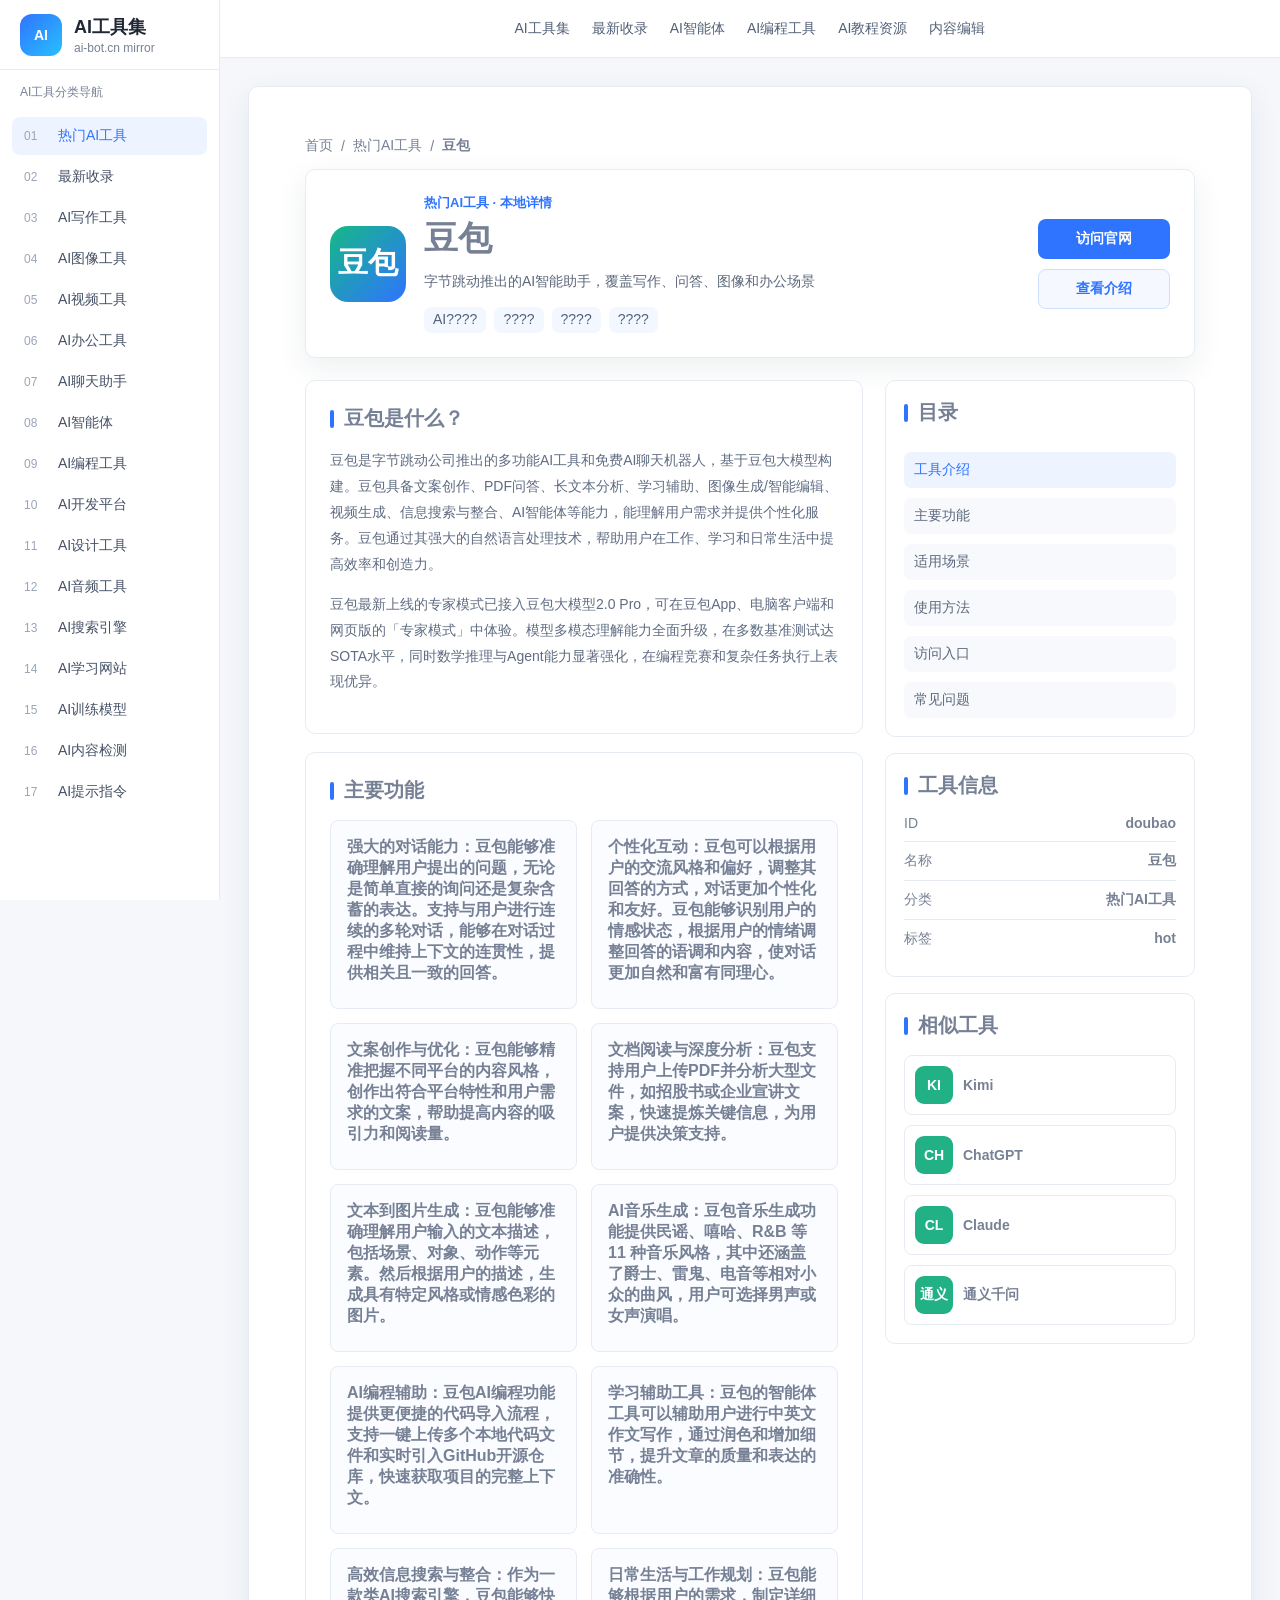
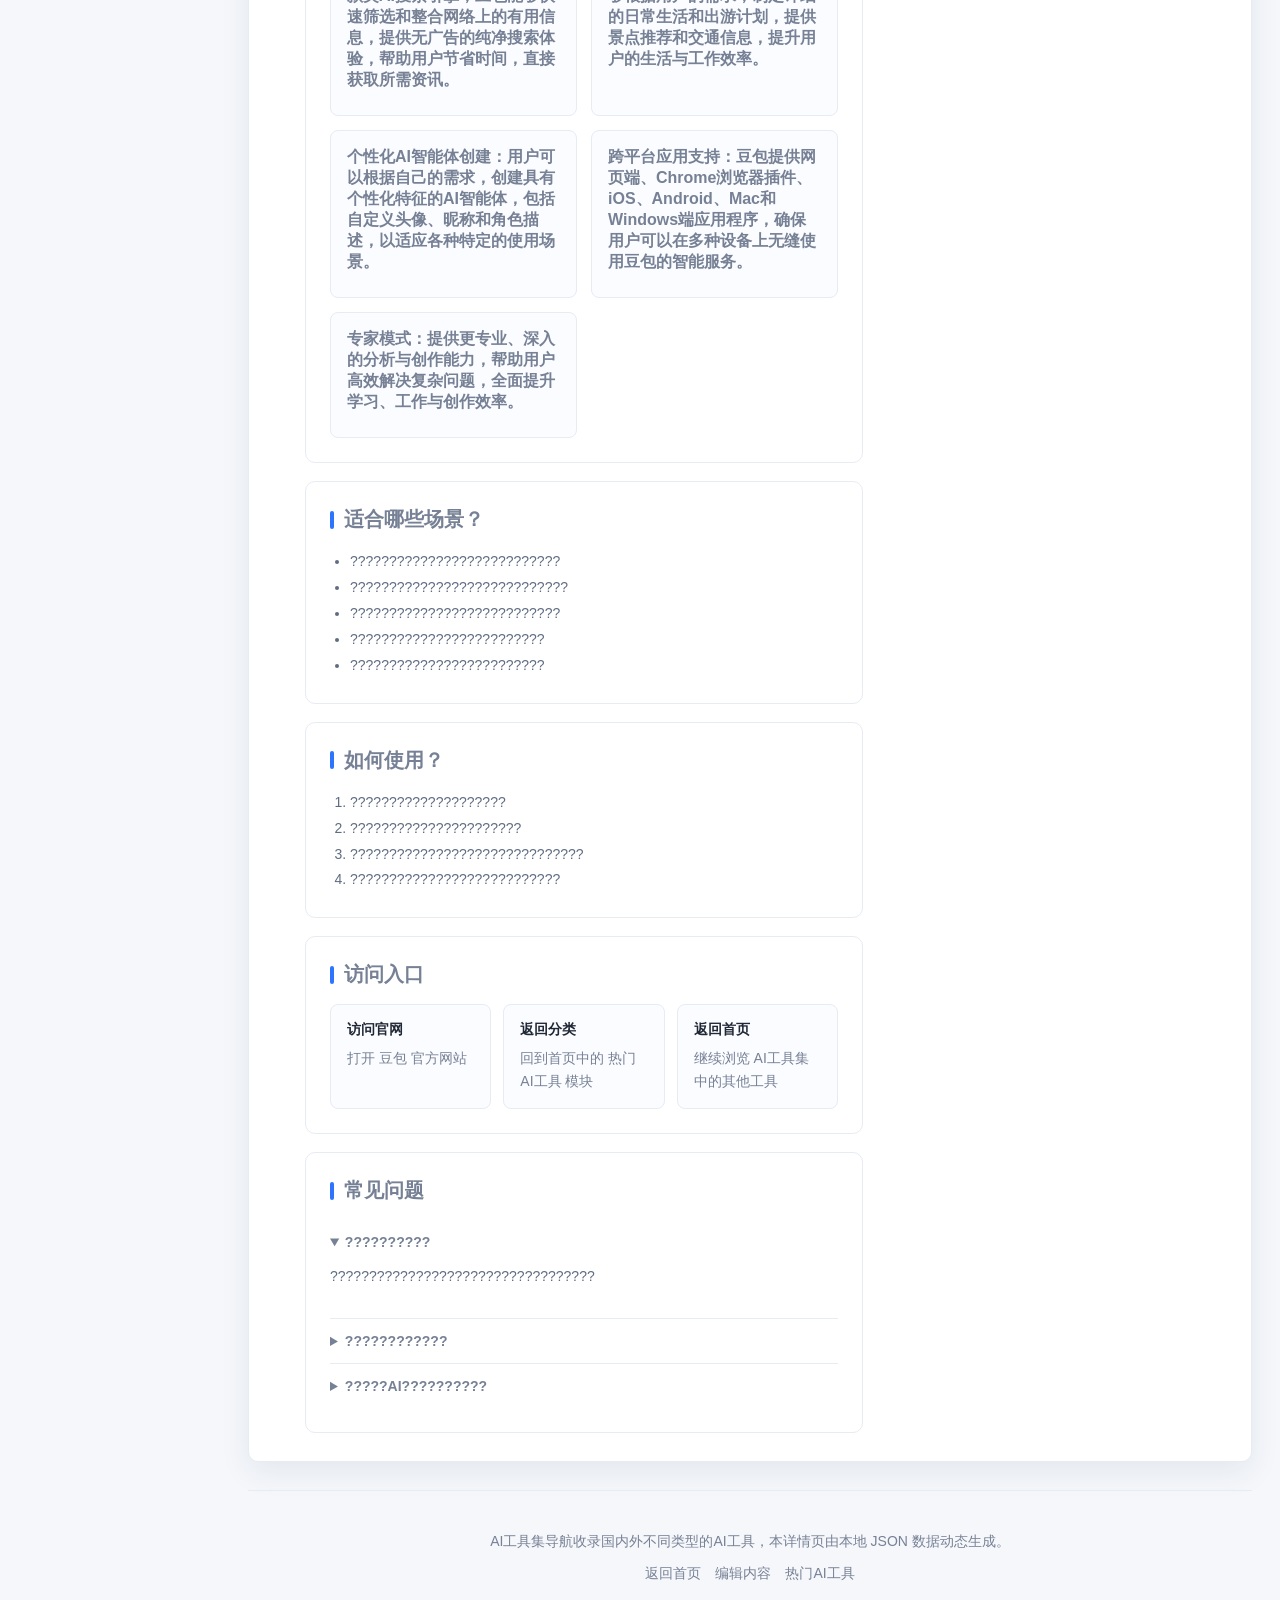
<file: sites/4189.html>
<!doctype html>
<html lang="zh-CN">
  <head>
    <meta charset="UTF-8" />
    <meta name="viewport" content="width=device-width, initial-scale=1.0" />
    <title>豆包 - AI工具详情 | AI工具集</title>
    <meta http-equiv="refresh" content="0; url=./detail.html?id=doubao" />
    <link rel="canonical" href="./detail.html?id=doubao" />
  </head>
  <body>
    <p>正在跳转到 <a href="./detail.html?id=doubao">豆包详情页</a>...</p>
    <script>
      window.location.replace("./detail.html?id=doubao");
    </script>
  </body>
</html>
</file>
